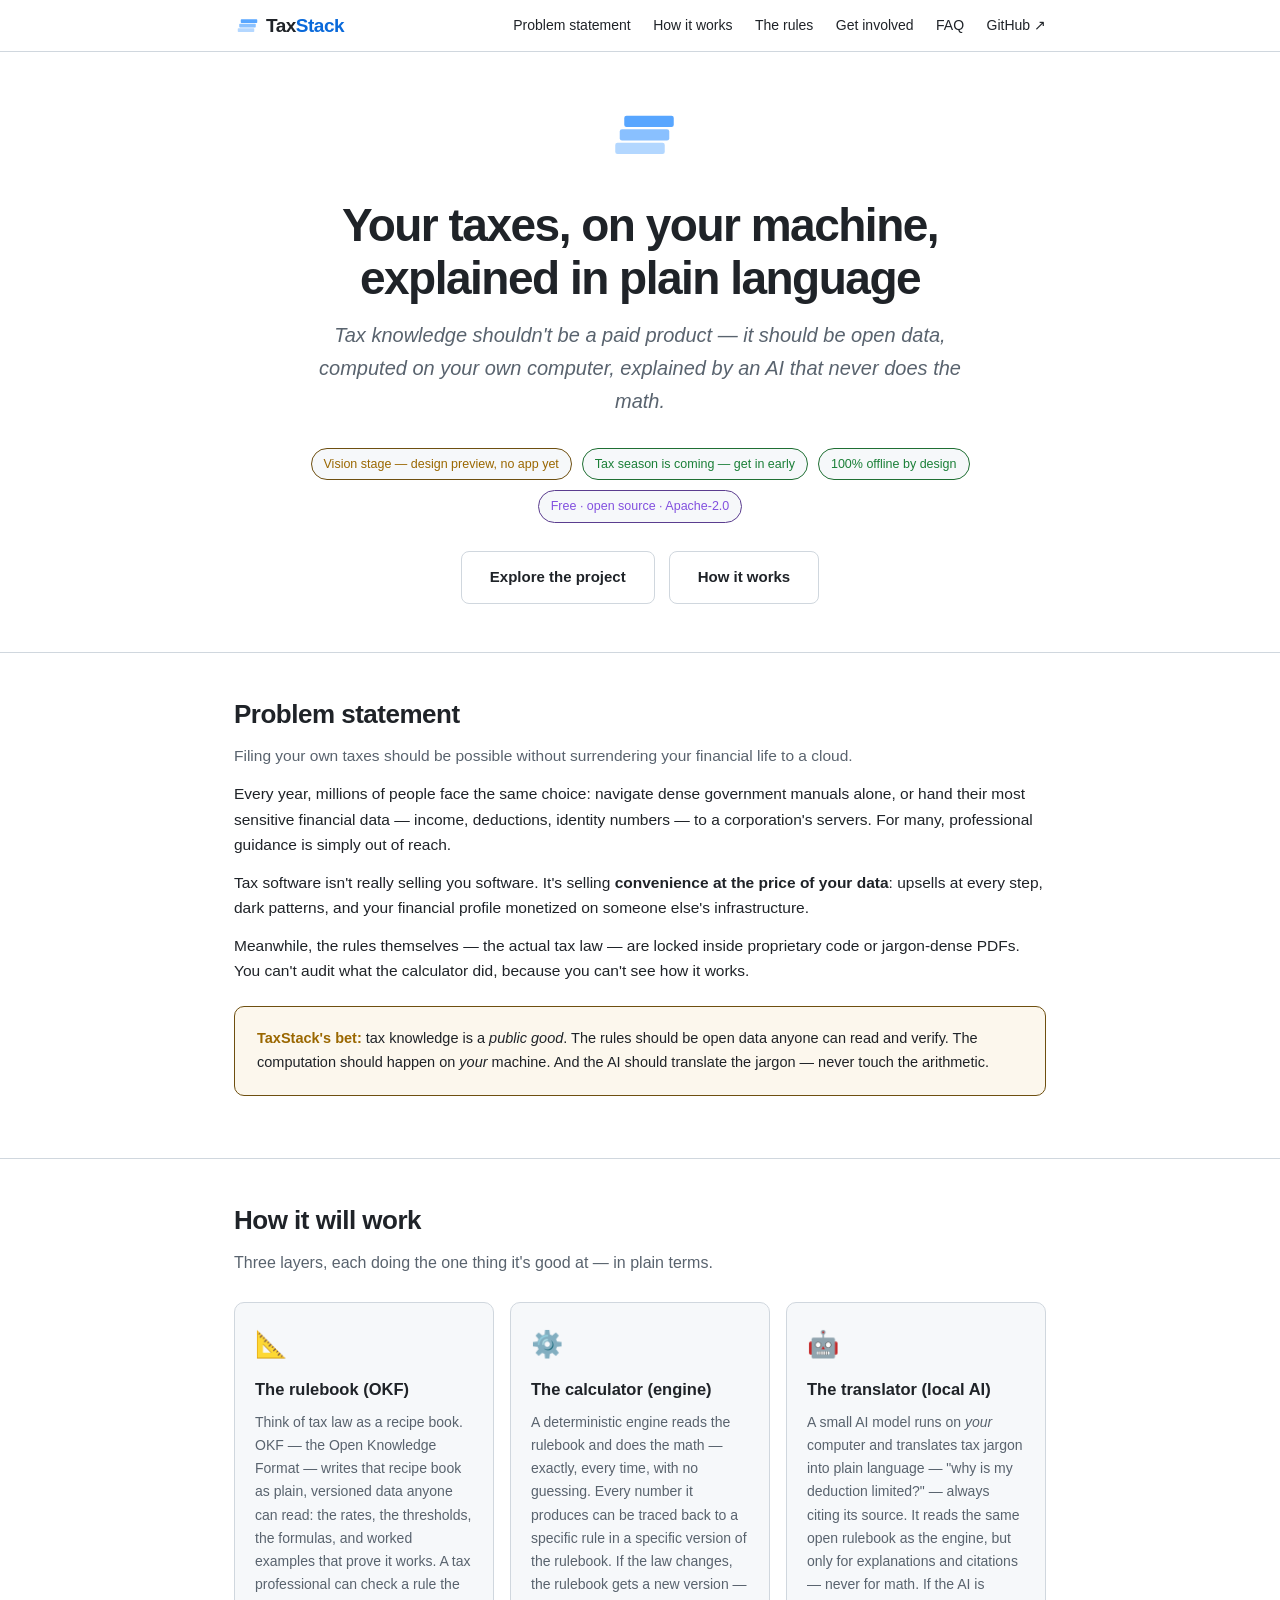
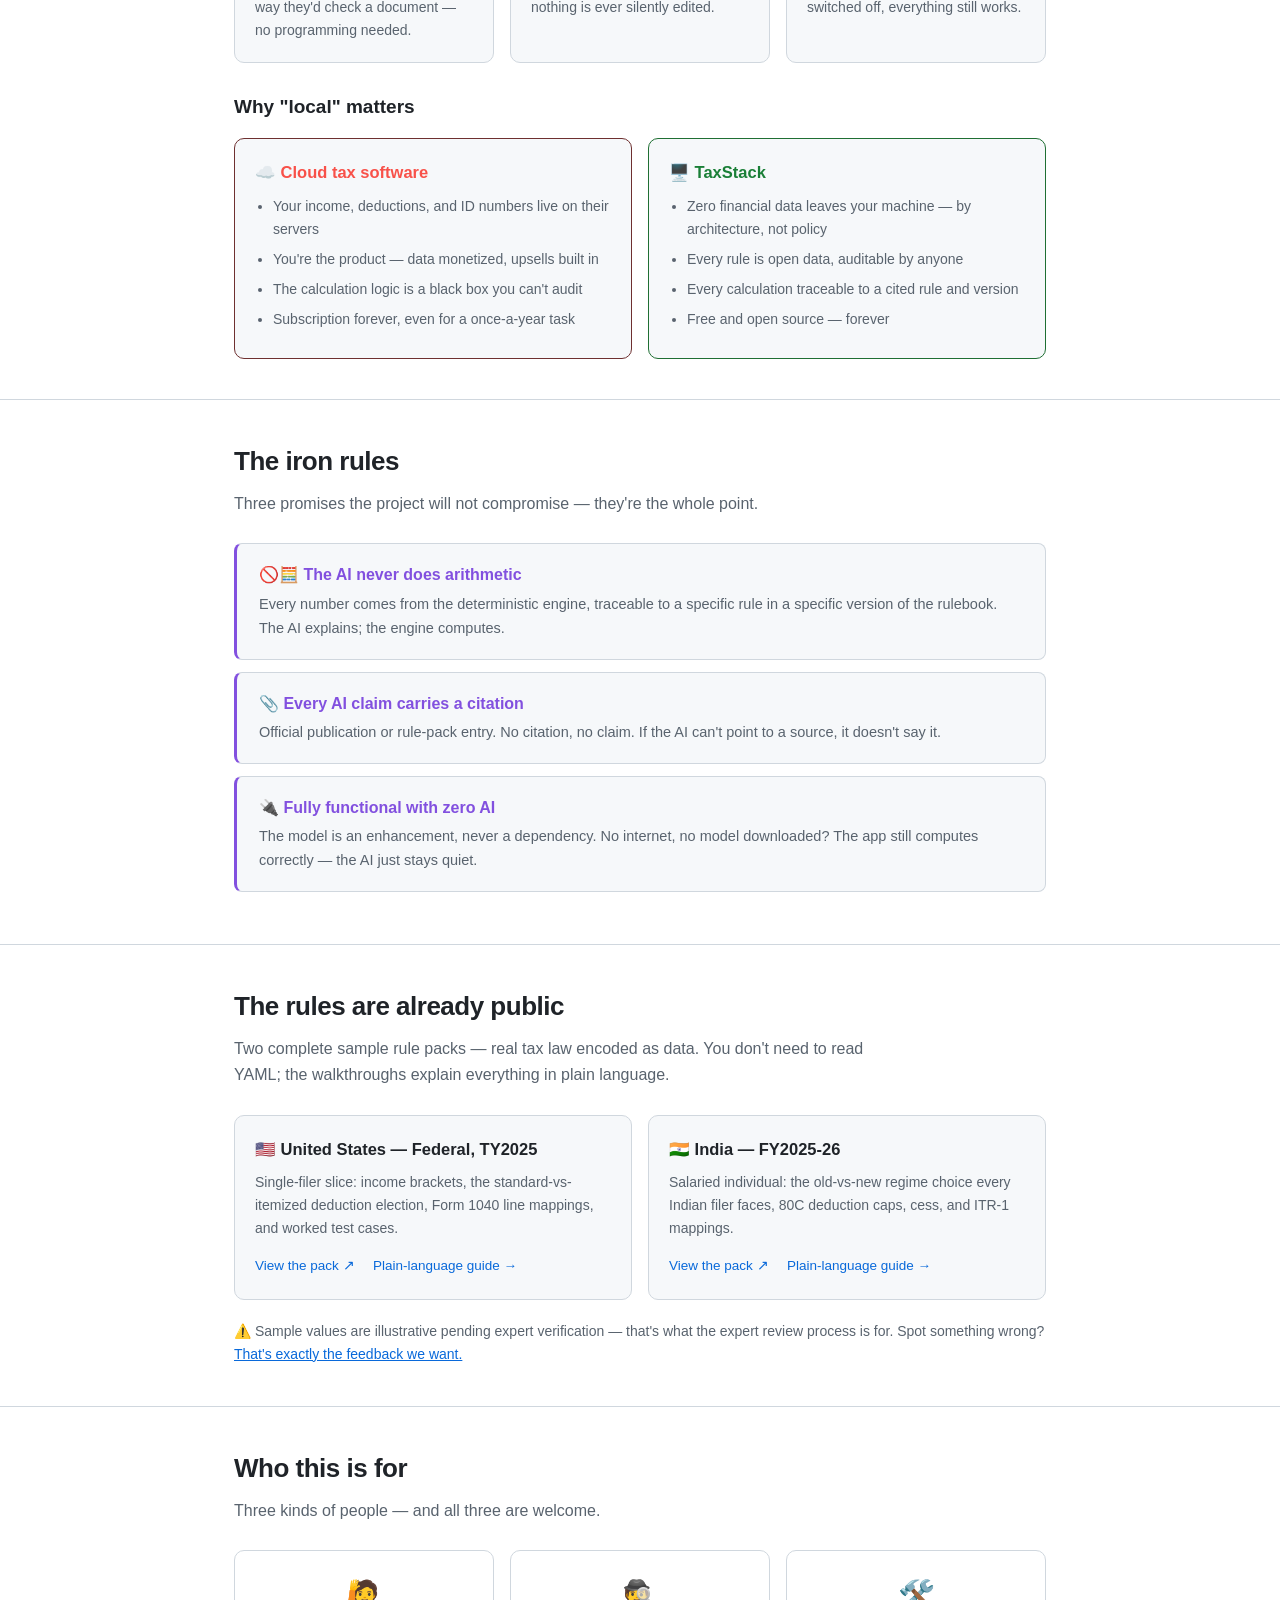
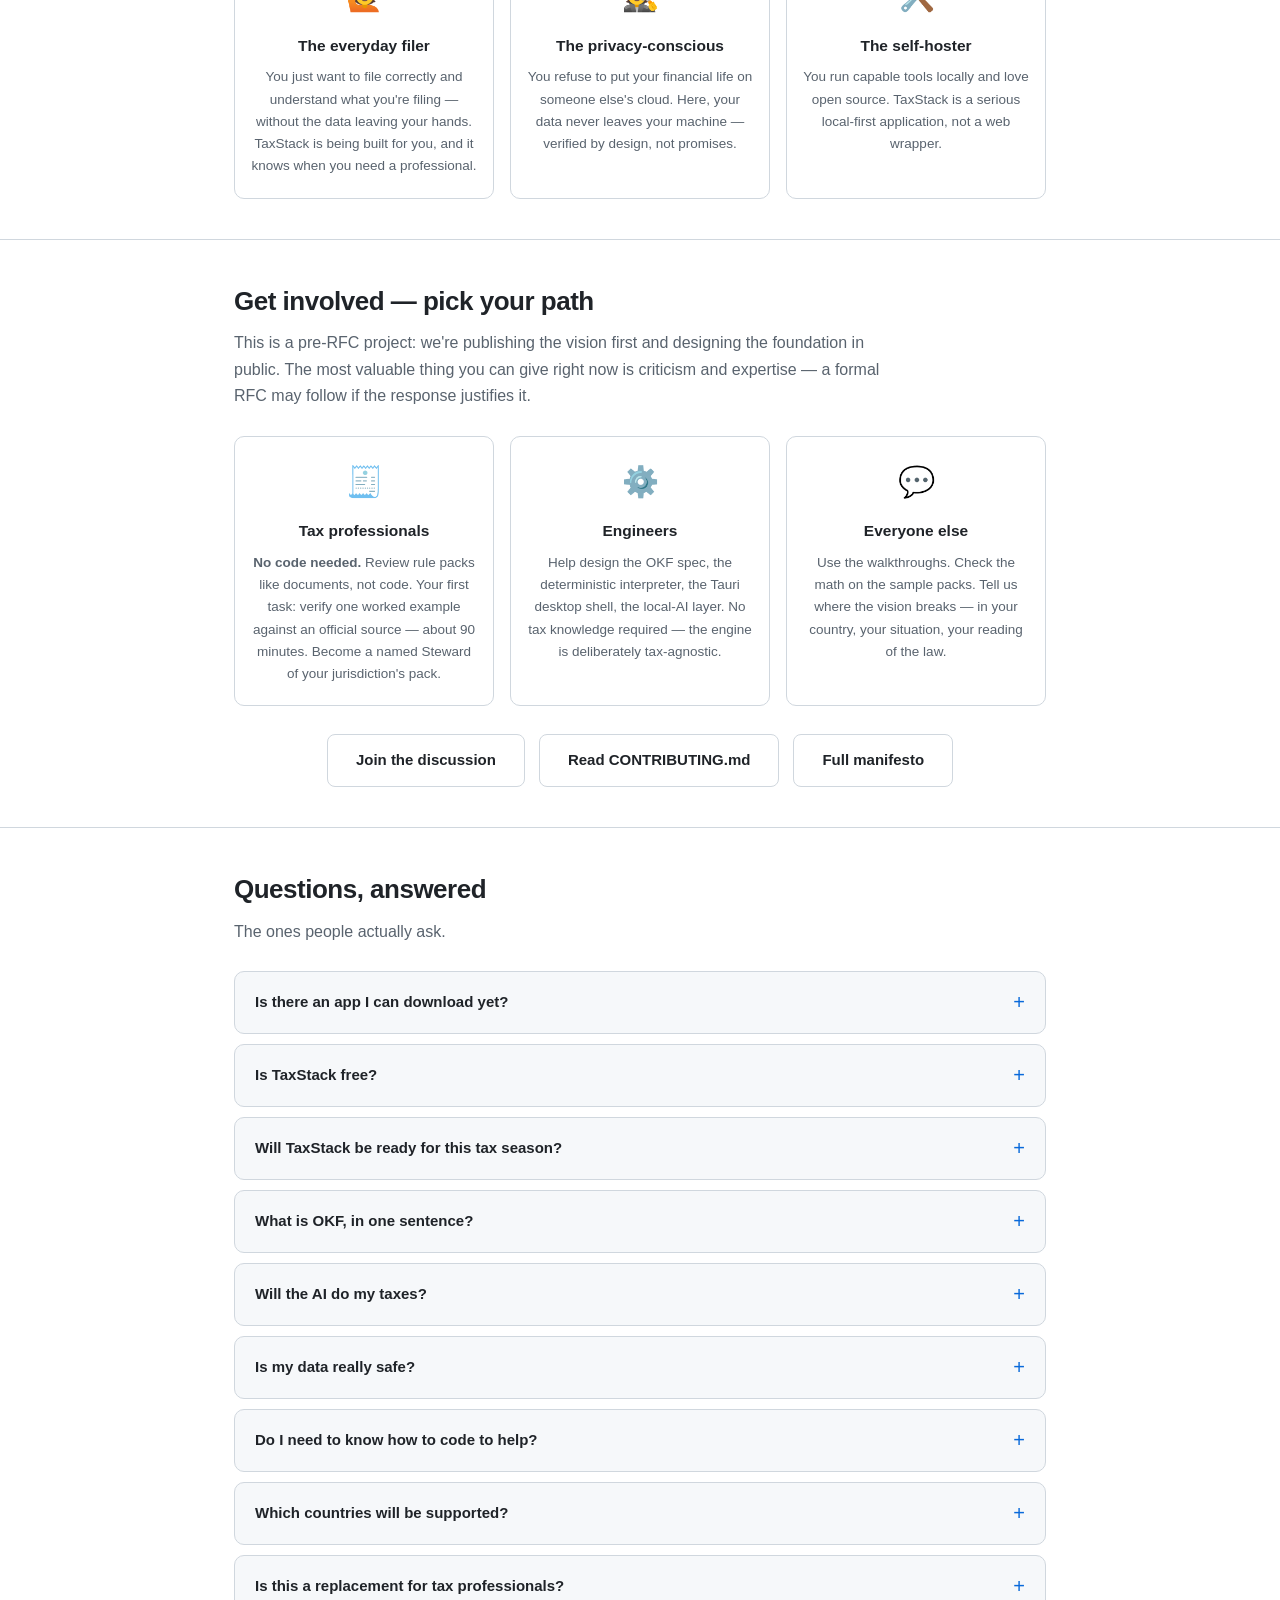
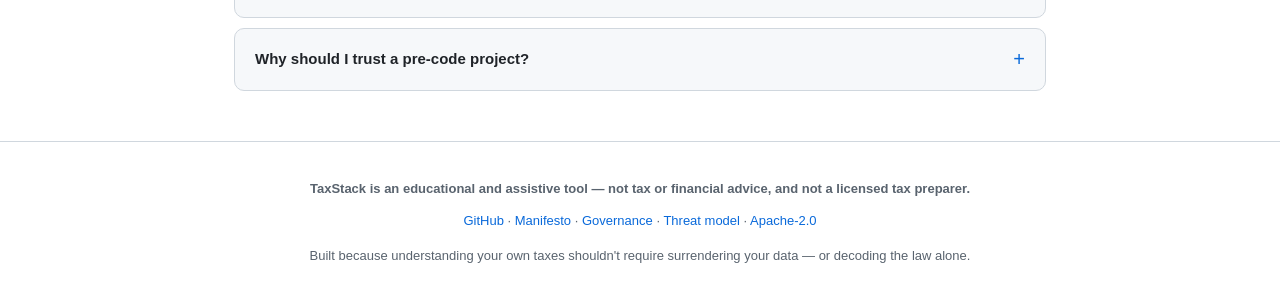
<file: index.html>
<!DOCTYPE html>
<html lang="en">
<head>
<meta charset="UTF-8">
<meta name="viewport" content="width=device-width, initial-scale=1.0">
<title>TaxStack — Open-Source, Private, Offline Tax Software for Tax Season</title>
<meta name="description" content="TaxStack is the open-source, local-first tax platform — rules as open data, computed on your machine, explained by local AI. Private, offline, free.">
<meta name="keywords" content="open source tax software, free tax software, tax tool, tax platform, private tax filing, offline tax calculator, local AI tax, income tax open source, tax rules as data, OKF, file taxes privately, tax privacy, tax season 2026, file taxes 2026, tax filing season, tax return, ITR filing India, 1040">
<meta name="author" content="TaxStack">
<meta name="robots" content="index, follow">
<link rel="canonical" href="https://taxstack.github.io/">
<meta name="google-site-verification" content="YLpvE9CbWLtNOSKzBMfqY41ltxKN-E2sBZ17z4ieI-s" />
<link rel="icon" type="image/png" sizes="48x48" href="favicon-48.png">
<link rel="icon" type="image/svg+xml" href="favicon.svg">
<meta property="og:type" content="website">
<meta property="og:site_name" content="TaxStack">
<meta property="og:locale" content="en_US">
<meta property="og:title" content="TaxStack — Open-Source, Private, Offline Tax Software">
<meta property="og:description" content="Tax rules as open data, computed on your own machine, explained in plain language. Open source · offline by design · Apache-2.0. Be ready for tax season.">
<meta property="og:url" content="https://taxstack.github.io/">
<meta property="og:image" content="https://taxstack.github.io/og-image.png">
<meta property="og:image:width" content="1200">
<meta property="og:image:height" content="630">
<meta property="og:image:alt" content="TaxStack — open-source, private, offline tax software">
<meta name="twitter:card" content="summary_large_image">
<meta name="twitter:image" content="https://taxstack.github.io/og-image.png">
<script type="application/ld+json">
{
  "@context": "https://schema.org",
  "@type": "SoftwareApplication",
  "name": "TaxStack",
  "applicationCategory": "FinanceApplication",
  "operatingSystem": "Windows, macOS, Linux",
  "description": "Open-source, local-first tax platform — built in the open ahead of tax season. Tax rules encoded as open data (OKF), computed deterministically on your machine, explained by a local AI that never does arithmetic.",
  "url": "https://taxstack.github.io/",
  "license": "https://www.apache.org/licenses/LICENSE-2.0",
  "offers": { "@type": "Offer", "price": "0", "priceCurrency": "USD" },
  "author": { "@id": "https://taxstack.github.io/#organization" }
}
</script>
<script type="application/ld+json">
{
  "@context": "https://schema.org",
  "@type": "Organization",
  "@id": "https://taxstack.github.io/#organization",
  "name": "TaxStack",
  "url": "https://taxstack.github.io/",
  "logo": "https://taxstack.github.io/favicon.svg",
  "sameAs": ["https://github.com/taxstack"]
}
</script>
<script type="application/ld+json">
{
  "@context": "https://schema.org",
  "@type": "WebSite",
  "name": "TaxStack",
  "url": "https://taxstack.github.io/"
}
</script>
<script type="application/ld+json">
{
  "@context": "https://schema.org",
  "@type": "FAQPage",
  "mainEntity": [
    { "@type": "Question", "name": "Is there an app I can download yet?", "acceptedAnswer": { "@type": "Answer", "text": "No — TaxStack is in vision stage (pre-RFC): we're publishing the vision, architecture, and working rule packs first. Informal feedback is welcome now; a formal RFC may follow if the response justifies it. Roadmap: feedback → OKF spec → reference rule pack → engine → desktop app." } },
    { "@type": "Question", "name": "Is TaxStack free?", "acceptedAnswer": { "@type": "Answer", "text": "Yes — TaxStack is free, open-source software under the Apache-2.0 license, with no subscription, no upsells, and no account. The rules it runs on are open data that anyone can audit." } },
    { "@type": "Question", "name": "Will TaxStack be ready for this tax season?", "acceptedAnswer": { "@type": "Answer", "text": "Honestly, a full app this season is unlikely — we're in vision stage. But tax season is exactly why the timing matters: it's when the pain is sharpest, and getting involved now is what shapes what ships first." } },
    { "@type": "Question", "name": "What is OKF, in one sentence?", "acceptedAnswer": { "@type": "Answer", "text": "The Open Knowledge Format — a spec for encoding a jurisdiction's tax law as versioned, human-readable data (rates, thresholds, formulas, form mappings, worked tests) instead of hiding it inside code." } },
    { "@type": "Question", "name": "Will the AI do my taxes?", "acceptedAnswer": { "@type": "Answer", "text": "No — that's the iron rule. The local AI explains and cites sources; every number comes from the deterministic engine. With the AI off, the app still works." } },
    { "@type": "Question", "name": "Is my data really safe?", "acceptedAnswer": { "@type": "Answer", "text": "Zero financial data leaves your machine — no cloud account, no telemetry, no external API calls. AI runs on a local model via an on-device runtime (under evaluation — Ollama, llama.cpp, or equivalent), with encrypted local storage. A published threat model details the protections." } },
    { "@type": "Question", "name": "Do I need to know how to code to help?", "acceptedAnswer": { "@type": "Answer", "text": "No. If you can read a tax manual, you can contribute — reviewing rule packs, checking worked examples, correcting where our model of the law is wrong. Engineers are equally welcome." } },
    { "@type": "Question", "name": "Which countries will be supported?", "acceptedAnswer": { "@type": "Answer", "text": "The design is jurisdiction-agnostic — each country's rules are a versioned pack authored by its own community. Sample packs exist for US federal and India." } },
    { "@type": "Question", "name": "Is this a replacement for tax professionals?", "acceptedAnswer": { "@type": "Answer", "text": "No — explicitly not. TaxStack is an educational and assistive tool. Tax professionals are partners: they author and review the rules the engine runs on." } },
    { "@type": "Question", "name": "Why should I trust a pre-code project?", "acceptedAnswer": { "@type": "Answer", "text": "Everything is published before building: the manifesto, architecture risks, a threat model, and working sample packs with verifiable test cases. Trust is designed in — golden tests, versioned packs, citations, and corrections shipped as new versions." } }
  ]
}
</script>
<link rel="stylesheet" href="site.css">
</head>
<body>

<header>
  <div class="wrap" data-nosnippet="true">
    <a class="logo" href="#top"><svg width="24" height="24" viewBox="0 0 64 64" fill="none" aria-hidden="true"><rect x="10" y="38" width="44" height="10" rx="2" fill="#58a6ff" opacity="0.45"/><rect x="14" y="26" width="44" height="10" rx="2" fill="#58a6ff" opacity="0.7"/><rect x="18" y="14" width="44" height="10" rx="2" fill="#58a6ff"/></svg><span>Tax<span class="stack">Stack</span></span></a>
    <nav>
      <a href="#problem">Problem statement</a>
      <a href="#how">How it works</a>
      <a href="#rules">The rules</a>
      <a href="#join">Get involved</a>
      <a href="#faq">FAQ</a>
      <a href="https://github.com/taxstack/taxstack">GitHub ↗</a>
    </nav>
  </div>
</header>

<!-- ============ HERO ============ -->
<div class="hero" id="top">
  <div class="wrap">
    <svg width="72" height="72" viewBox="0 0 64 64" fill="none" aria-hidden="true" style="margin-bottom:2px;"><rect x="10" y="38" width="44" height="10" rx="2" fill="#58a6ff" opacity="0.45"/><rect x="14" y="26" width="44" height="10" rx="2" fill="#58a6ff" opacity="0.7"/><rect x="18" y="14" width="44" height="10" rx="2" fill="#58a6ff"/></svg>
    <h1>Your taxes, on your machine,<br>explained in plain language</h1>
    <p class="tagline">Tax knowledge shouldn't be a paid product — it should be open data, computed on your own computer, explained by an AI that never does the math.</p>
    <div class="badges" data-nosnippet="true">
      <span class="badge orange">Vision stage — design preview, no app yet</span>
      <span class="badge green">Tax season is coming — get in early</span>
      <span class="badge green">100% offline by design</span>
      <span class="badge purple">Free · open source · Apache-2.0</span>
    </div>
    <div class="cta" data-nosnippet="true">
      <a class="btn ghost" href="https://github.com/taxstack">Explore the project</a>
      <a class="btn ghost" href="#how">How it works</a>
    </div>
  </div>
</div>

<!-- ============ PROBLEM ============ -->
<section id="problem">
  <div class="wrap prose">
    <h2>Problem statement</h2>
    <p class="sub">Filing your own taxes should be possible without surrendering your financial life to a cloud.</p>
    <p>Every year, millions of people face the same choice: navigate dense government manuals alone, or hand their most sensitive financial data — income, deductions, identity numbers — to a corporation's servers. For many, professional guidance is simply out of reach.</p>
    <p>Tax software isn't really selling you software. It's selling <strong>convenience at the price of your data</strong>: upsells at every step, dark patterns, and your financial profile monetized on someone else's infrastructure.</p>
    <p>Meanwhile, the rules themselves — the actual tax law — are locked inside proprietary code or jargon-dense PDFs. You can't audit what the calculator did, because you can't see how it works.</p>
    <div class="callout">
      <b>TaxStack's bet:</b> tax knowledge is a <em>public good</em>. The rules should be open data anyone can read and verify. The computation should happen on <em>your</em> machine. And the AI should translate the jargon — never touch the arithmetic.
    </div>
  </div>
</section>

<!-- ============ HOW IT WORKS ============ -->
<section id="how">
  <div class="wrap">
    <h2>How it will work</h2>
    <p class="sub">Three layers, each doing the one thing it's good at — in plain terms.</p>
    <div class="grid">
      <div class="card">
        <div class="icon">📐</div>
        <h3>The rulebook (OKF)</h3>
        <p>Think of tax law as a recipe book. OKF — the Open Knowledge Format — writes that recipe book as plain, versioned data anyone can read: the rates, the thresholds, the formulas, and worked examples that prove it works. A tax professional can check a rule the way they'd check a document — no programming needed.</p>
      </div>
      <div class="card">
        <div class="icon">⚙️</div>
        <h3>The calculator (engine)</h3>
        <p>A deterministic engine reads the rulebook and does the math — exactly, every time, with no guessing. Every number it produces can be traced back to a specific rule in a specific version of the rulebook. If the law changes, the rulebook gets a new version — nothing is ever silently edited.</p>
      </div>
      <div class="card">
        <div class="icon">🤖</div>
        <h3>The translator (local AI)</h3>
        <p>A small AI model runs on <em>your</em> computer and translates tax jargon into plain language — "why is my deduction limited?" — always citing its source. It reads the same open rulebook as the engine, but only for explanations and citations — never for math. If the AI is switched off, everything still works.</p>
      </div>
    </div>

    <div style="margin-top:28px;">
      <h3 style="font-size:19px;margin-bottom:16px;">Why "local" matters</h3>
      <div class="compare">
        <div class="card bad">
          <h3>☁️ Cloud tax software</h3>
          <ul>
            <li>Your income, deductions, and ID numbers live on their servers</li>
            <li>You're the product — data monetized, upsells built in</li>
            <li>The calculation logic is a black box you can't audit</li>
            <li>Subscription forever, even for a once-a-year task</li>
          </ul>
        </div>
        <div class="card good">
          <h3>🖥️ TaxStack</h3>
          <ul>
            <li>Zero financial data leaves your machine — by architecture, not policy</li>
            <li>Every rule is open data, auditable by anyone</li>
            <li>Every calculation traceable to a cited rule and version</li>
            <li>Free and open source — forever</li>
          </ul>
        </div>
      </div>
    </div>
  </div>
</section>

<!-- ============ IRON RULES ============ -->
<section>
  <div class="wrap">
    <h2>The iron rules</h2>
    <p class="sub">Three promises the project will not compromise — they're the whole point.</p>
    <div class="iron"><b>🚫🧮 The AI never does arithmetic</b><p>Every number comes from the deterministic engine, traceable to a specific rule in a specific version of the rulebook. The AI explains; the engine computes.</p></div>
    <div class="iron"><b>📎 Every AI claim carries a citation</b><p>Official publication or rule-pack entry. No citation, no claim. If the AI can't point to a source, it doesn't say it.</p></div>
    <div class="iron"><b>🔌 Fully functional with zero AI</b><p>The model is an enhancement, never a dependency. No internet, no model downloaded? The app still computes correctly — the AI just stays quiet.</p></div>
  </div>
</section>

<!-- ============ THE RULES (OKF PACKS) ============ -->
<section id="rules">
  <div class="wrap">
    <h2>The rules are already public</h2>
    <p class="sub">Two complete sample rule packs — real tax law encoded as data. You don't need to read YAML; the walkthroughs explain everything in plain language.</p>
    <div class="packs">
      <div class="pack">
        <h3>🇺🇸 United States — Federal, TY2025</h3>
        <p>Single-filer slice: income brackets, the standard-vs-itemized deduction election, Form 1040 line mappings, and worked test cases.</p>
        <a href="https://github.com/taxstack/taxstack/blob/main/examples/okf_sample_us.yaml">View the pack ↗</a>
        <a href="/walkthrough-us/">Plain-language guide →</a>
      </div>
      <div class="pack">
        <h3>🇮🇳 India — FY2025-26</h3>
        <p>Salaried individual: the old-vs-new regime choice every Indian filer faces, 80C deduction caps, cess, and ITR-1 mappings.</p>
        <a href="https://github.com/taxstack/taxstack/blob/main/examples/okf_sample_in.yaml">View the pack ↗</a>
        <a href="/walkthrough-in/">Plain-language guide →</a>
      </div>
    </div>
    <p style="margin-top:20px;font-size:14px;color:var(--muted);">⚠️ Sample values are illustrative pending expert verification — that's what the expert review process is for. Spot something wrong? <a href="https://github.com/taxstack/taxstack/discussions" style="color:var(--accent);">That's exactly the feedback we want.</a></p>
  </div>
</section>

<!-- ============ WHO IT'S FOR ============ -->
<section>
  <div class="wrap">
    <h2>Who this is for</h2>
    <p class="sub">Three kinds of people — and all three are welcome.</p>
    <div class="roles">
      <div class="role">
        <div class="emoji">🙋</div>
        <h3>The everyday filer</h3>
        <p>You just want to file correctly and understand what you're filing — without the data leaving your hands. TaxStack is being built for you, and it knows when you need a professional.</p>
      </div>
      <div class="role">
        <div class="emoji">🕵️</div>
        <h3>The privacy-conscious</h3>
        <p>You refuse to put your financial life on someone else's cloud. Here, your data never leaves your machine — verified by design, not promises.</p>
      </div>
      <div class="role">
        <div class="emoji">🛠️</div>
        <h3>The self-hoster</h3>
        <p>You run capable tools locally and love open source. TaxStack is a serious local-first application, not a web wrapper.</p>
      </div>
    </div>
  </div>
</section>

<!-- ============ GET INVOLVED ============ -->
<section id="join">
  <div class="wrap">
    <h2>Get involved — pick your path</h2>
    <p class="sub">This is a pre-RFC project: we're publishing the vision first and designing the foundation in public. The most valuable thing you can give right now is criticism and expertise — a formal RFC may follow if the response justifies it.</p>
    <div class="roles">
      <div class="role">
        <div class="emoji">🧾</div>
        <h3>Tax professionals</h3>
        <p><strong>No code needed.</strong> Review rule packs like documents, not code. Your first task: verify one worked example against an official source — about 90 minutes. Become a named Steward of your jurisdiction's pack.</p>
      </div>
      <div class="role">
        <div class="emoji">⚙️</div>
        <h3>Engineers</h3>
        <p>Help design the OKF spec, the deterministic interpreter, the Tauri desktop shell, the local-AI layer. No tax knowledge required — the engine is deliberately tax-agnostic.</p>
      </div>
      <div class="role">
        <div class="emoji">💬</div>
        <h3>Everyone else</h3>
        <p>Use the walkthroughs. Check the math on the sample packs. Tell us where the vision breaks — in your country, your situation, your reading of the law.</p>
      </div>
    </div>
    <div class="cta">
      <a class="btn ghost" href="https://github.com/taxstack/taxstack/discussions">Join the discussion</a>
      <a class="btn ghost" href="https://github.com/taxstack/taxstack/blob/main/CONTRIBUTING.md">Read CONTRIBUTING.md</a>
      <a class="btn ghost" href="https://github.com/taxstack/taxstack/blob/main/docs/manifesto.md">Full manifesto</a>
    </div>
  </div>
</section>

<!-- ============ FAQ ============ -->
<section id="faq">
  <div class="wrap">
    <h2>Questions, answered</h2>
    <p class="sub">The ones people actually ask.</p>

    <details class="faq">
      <summary>Is there an app I can download yet?</summary>
      <div class="faq-body">
        <p>No — and we'd rather tell you that plainly. TaxStack is in <strong>vision stage (pre-RFC)</strong>: we're publishing the vision, the architecture, and working rule packs first. Informal feedback is welcome now; a formal RFC may follow if the response justifies it. The roadmap is: feedback → OKF spec v0.1 → reference rule pack → engine → desktop app.</p>
      </div>
    </details>

    <details class="faq">
      <summary>Is TaxStack free?</summary>
      <div class="faq-body">
        <p><strong>Yes — free, open-source software under the Apache-2.0 license.</strong> No subscription, no upsells, no account required. The rules it runs on are open data that anyone can audit, and there's no financial incentive to monetize your return.</p>
      </div>
    </details>

    <details class="faq">
      <summary>Will TaxStack be ready for this tax season?</summary>
      <div class="faq-body">
        <p>Honestly — a full app this season is unlikely; we're in vision stage. But tax season is exactly why the timing matters: it's when the pain of gated tax knowledge is sharpest, and it's when the most people are looking for alternatives. Getting involved now — even just telling us what your filing looks like — is what shapes what ships first.</p>
      </div>
    </details>

    <details class="faq">
      <summary>What is OKF, in one sentence?</summary>
      <div class="faq-body">
        <p>The <strong>Open Knowledge Format</strong> — a published spec for encoding a jurisdiction's tax law as versioned, human-readable data (rates, thresholds, formulas, form mappings, worked tests) instead of hiding it inside code. Think of it as tax law written as an auditable recipe book. <a href="https://github.com/taxstack/taxstack/blob/main/docs/manifesto.md">Details in the manifesto →</a></p>
      </div>
    </details>

    <details class="faq">
      <summary>Will the AI do my taxes?</summary>
      <div class="faq-body">
        <p><strong>No — that's the iron rule.</strong> The AI runs locally and explains: it translates jargon, walks you through questions, and cites its sources. Every number comes from the deterministic engine. If the AI hallucinates, the worst case is a confusing sentence — never a wrong tax calculation. And with the AI off, the app still works.</p>
      </div>
    </details>

    <details class="faq">
      <summary>Is my data really safe?</summary>
      <div class="faq-body">
        <p>TaxStack's core guarantee: <strong>zero financial data leaves your machine</strong>. No cloud account, no telemetry, no external API calls for tax processing or AI reasoning. AI runs on a local model via an on-device runtime (under evaluation — Ollama, llama.cpp, or equivalent), with encrypted local storage. We published a <a href="https://github.com/taxstack/taxstack/blob/main/docs/threat-model.md">threat model</a> listing exactly what we protect and how — and we invite scrutiny of it.</p>
      </div>
    </details>

    <details class="faq">
      <summary>Do I need to know how to code to help?</summary>
      <div class="faq-body">
        <p><strong>No.</strong> If you can read a tax manual, you can contribute — reviewing rule packs, checking worked examples against official publications, and telling us where our mental model of your work is wrong. Engineers are equally welcome; the engine needs no tax knowledge at all. <a href="https://github.com/taxstack/taxstack/blob/main/CONTRIBUTING.md">Start here →</a></p>
      </div>
    </details>

    <details class="faq">
      <summary>Which countries will be supported?</summary>
      <div class="faq-body">
        <p>The design is jurisdiction-agnostic — every country's rules are a versioned "pack" authored by that country's own community. The two sample packs (US federal, India) prove the format works across very different systems. Which jurisdiction becomes the reference implementation is an open design question — <a href="https://github.com/taxstack/taxstack/discussions">we want your nomination and reasoning</a>.</p>
      </div>
    </details>

    <details class="faq">
      <summary>Is this a replacement for tax professionals?</summary>
      <div class="faq-body">
        <p><strong>No — explicitly not.</strong> TaxStack is an educational and assistive tool. For complex situations it helps you arrive informed and prepared, and it points you toward professional help when warranted. Tax professionals aren't the competition — they're the authors and reviewers of the very rules the engine runs on.</p>
      </div>
    </details>

    <details class="faq">
      <summary>Why should I trust a pre-code project?</summary>
      <div class="faq-body">
        <p>Fair question. We publish everything before building: the manifesto with its honest prior-art analysis, the architecture's known risks, a threat model, and working sample packs with test cases you can verify yourself. Trust here isn't claimed — it's designed in: golden tests, versioned packs, citations, and a correction process where fixes ship as new versions, never silent edits.</p>
      </div>
    </details>
  </div>
</section>

</div>

<footer>
  <div class="wrap">
    <p><b>TaxStack is an educational and assistive tool — not tax or financial advice, and not a licensed tax preparer.</b></p>
    <p style="margin-top:10px;">
      <a href="https://github.com/taxstack/taxstack">GitHub</a> ·
      <a href="https://github.com/taxstack/taxstack/blob/main/docs/manifesto.md">Manifesto</a> ·
      <a href="https://github.com/taxstack/taxstack/blob/main/GOVERNANCE.md">Governance</a> ·
      <a href="https://github.com/taxstack/taxstack/blob/main/docs/threat-model.md">Threat model</a> ·
      <a href="https://github.com/taxstack/taxstack/blob/main/LICENSE">Apache-2.0</a>
    </p>
    <p style="margin-top:14px;">Built because understanding your own taxes shouldn't require surrendering your data — or decoding the law alone.</p>
  </div>
</footer>

<script data-goatcounter="https://taxstack.goatcounter.com/count"
        async src="//gc.zgo.at/count.js"></script>
</body>
</html>
</file>
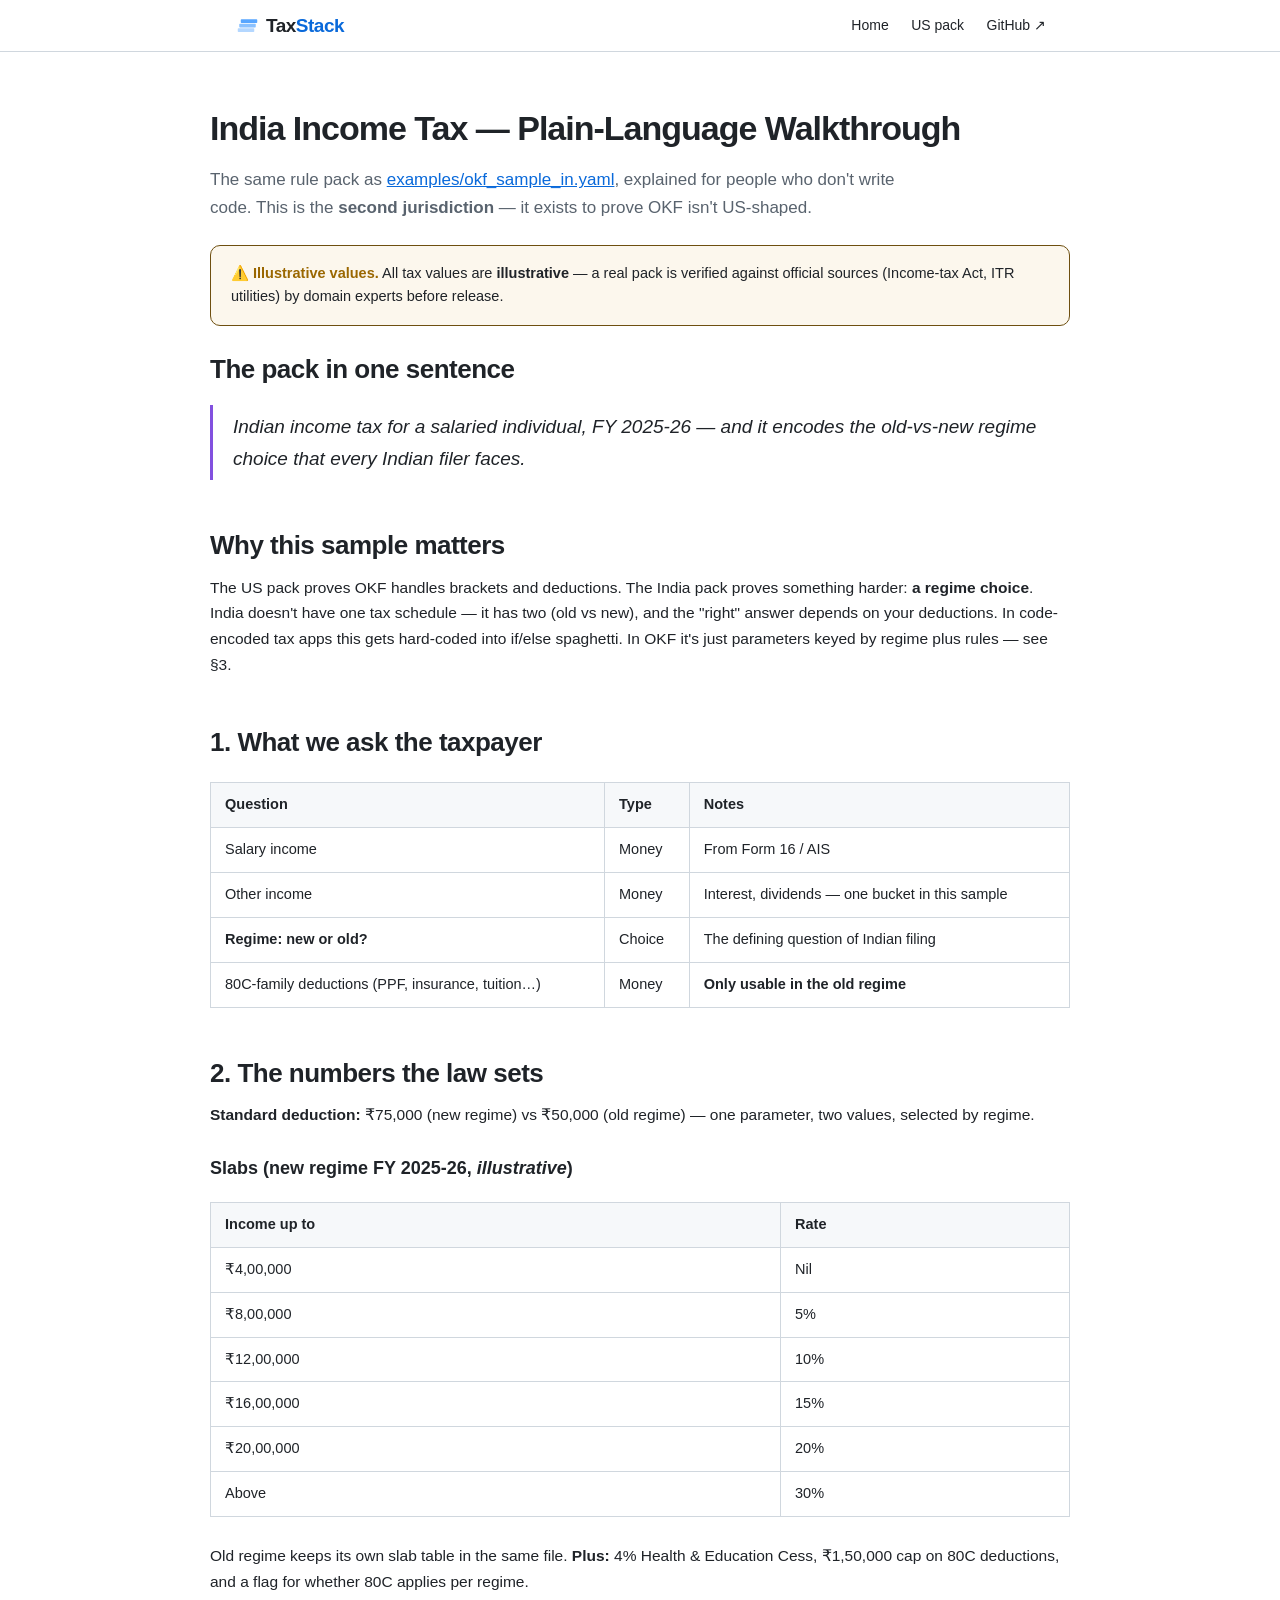
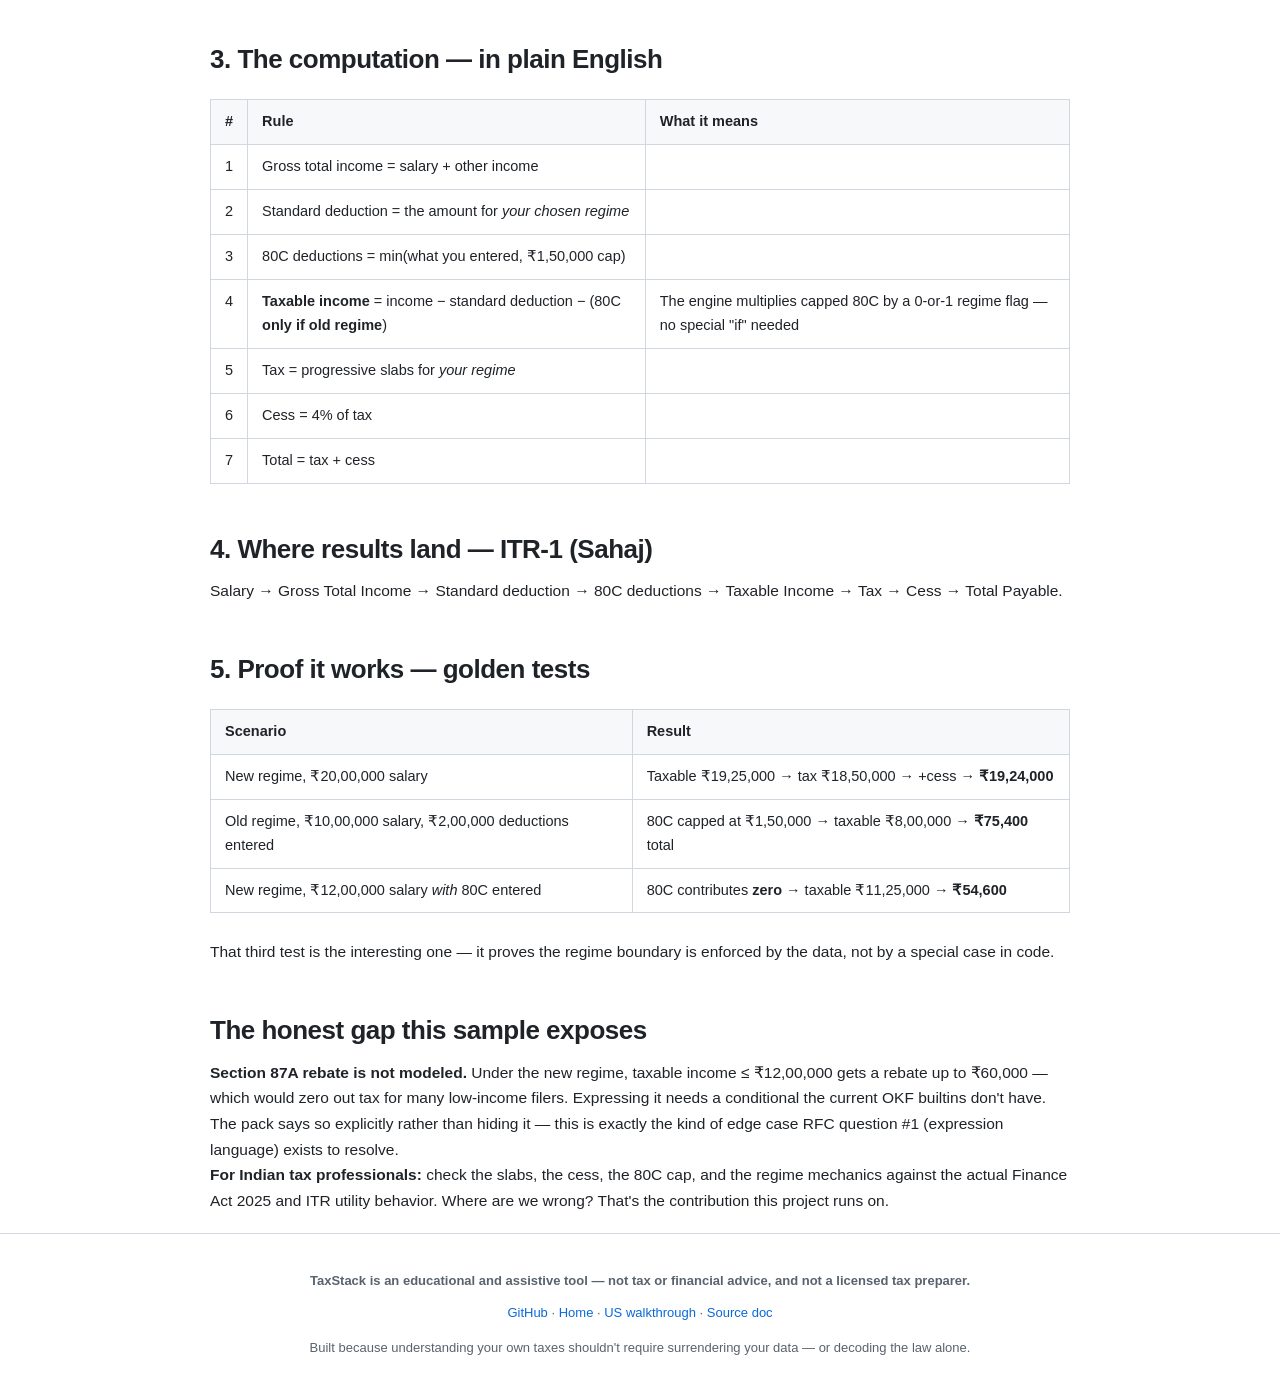
<file: walkthrough-in/index.html>
<!DOCTYPE html>
<html lang="en">
<head>
<meta charset="UTF-8">
<meta name="viewport" content="width=device-width, initial-scale=1.0">
<title>India Tax Pack Walkthrough — Old vs New Regime | TaxStack</title>
<meta name="description" content="Plain-language walkthrough of TaxStack's India tax rule pack — old vs new regime, 80C deductions, cess, and ITR-1 mappings. Tax law as open data.">
<meta name="author" content="TaxStack">
<meta name="robots" content="index, follow">
<link rel="canonical" href="https://taxstack.github.io/walkthrough-in/">
<link rel="icon" type="image/png" sizes="48x48" href="/favicon-48.png">
<link rel="icon" type="image/svg+xml" href="/favicon.svg">
<meta property="og:type" content="article">
<meta property="og:site_name" content="TaxStack">
<meta property="og:title" content="India Tax Pack — Plain-Language Walkthrough">
<meta property="og:description" content="The old-vs-new regime choice, 80C deduction caps, cess, and ITR-1 mappings — Indian tax law encoded as open data, explained without code.">
<meta property="og:url" content="https://taxstack.github.io/walkthrough-in/">
<meta property="og:image" content="https://taxstack.github.io/og-image.png">
<meta property="og:image:width" content="1200">
<meta property="og:image:height" content="630">
<meta name="twitter:card" content="summary_large_image">
<meta name="twitter:image" content="https://taxstack.github.io/og-image.png">
<script type="application/ld+json">
{
  "@context": "https://schema.org",
  "@type": "Article",
  "headline": "India Tax Pack — Plain-Language Walkthrough",
  "description": "Plain-language walkthrough of TaxStack's India tax rule pack — old vs new regime, 80C deductions, cess, and ITR-1 mappings.",
  "url": "https://taxstack.github.io/walkthrough-in/",
  "datePublished": "2026-11-16",
  "author": { "@id": "https://taxstack.github.io/#organization" },
  "publisher": { "@id": "https://taxstack.github.io/#organization" },
  "isPartOf": { "@type": "WebSite", "name": "TaxStack", "url": "https://taxstack.github.io/" }
}
</script>
<script type="application/ld+json">
{
  "@context": "https://schema.org",
  "@type": "BreadcrumbList",
  "itemListElement": [
    { "@type": "ListItem", "position": 1, "name": "TaxStack", "item": "https://taxstack.github.io/" },
    { "@type": "ListItem", "position": 2, "name": "India Tax Pack Walkthrough", "item": "https://taxstack.github.io/walkthrough-in/" }
  ]
}
</script>
<link rel="stylesheet" href="/site.css">
</head>
<body>

<header>
  <div class="wrap" data-nosnippet="true">
    <a class="logo" href="/"><svg width="24" height="24" viewBox="0 0 64 64" fill="none" aria-hidden="true"><rect x="10" y="38" width="44" height="10" rx="2" fill="#58a6ff" opacity="0.45"/><rect x="14" y="26" width="44" height="10" rx="2" fill="#58a6ff" opacity="0.7"/><rect x="18" y="14" width="44" height="10" rx="2" fill="#58a6ff"/></svg><span>Tax<span class="stack">Stack</span></span></a>
    <nav>
      <a href="/">Home</a>
      <a href="/walkthrough-us/">US pack</a>
      <a href="https://github.com/taxstack/taxstack">GitHub ↗</a>
    </nav>
  </div>
</header>

<main class="wrap doc">
  <h1>India Income Tax — Plain-Language Walkthrough</h1>
  <p class="lede">The same rule pack as <a href="https://github.com/taxstack/taxstack/blob/main/examples/okf_sample_in.yaml">examples/okf_sample_in.yaml</a>, explained for people who don't write code. This is the <strong>second jurisdiction</strong> — it exists to prove OKF isn't US-shaped.</p>

  <div class="warn">
    <b>⚠️ Illustrative values.</b> All tax values are <strong>illustrative</strong> — a real pack is verified against official sources (Income-tax Act, ITR utilities) by domain experts before release.
  </div>

  <h2>The pack in one sentence</h2>
  <p class="pullquote">Indian income tax for a salaried individual, FY 2025-26 — and it encodes the old-vs-new regime choice that every Indian filer faces.</p>

  <h2>Why this sample matters</h2>
  <p>The US pack proves OKF handles brackets and deductions. The India pack proves something harder: <strong>a regime choice</strong>. India doesn't have one tax schedule — it has two (old vs new), and the "right" answer depends on your deductions. In code-encoded tax apps this gets hard-coded into if/else spaghetti. In OKF it's just parameters keyed by regime plus rules — see §3.</p>

  <h2>1. What we ask the taxpayer</h2>
  <table>
    <thead><tr><th>Question</th><th>Type</th><th>Notes</th></tr></thead>
    <tbody>
      <tr><td>Salary income</td><td>Money</td><td>From Form 16 / AIS</td></tr>
      <tr><td>Other income</td><td>Money</td><td>Interest, dividends — one bucket in this sample</td></tr>
      <tr><td><strong>Regime: new or old?</strong></td><td>Choice</td><td>The defining question of Indian filing</td></tr>
      <tr><td>80C-family deductions (PPF, insurance, tuition…)</td><td>Money</td><td><strong>Only usable in the old regime</strong></td></tr>
    </tbody>
  </table>

  <h2>2. The numbers the law sets</h2>
  <p><strong>Standard deduction:</strong> ₹75,000 (new regime) vs ₹50,000 (old regime) — one parameter, two values, selected by regime.</p>
  <h3>Slabs (new regime FY 2025-26, <em>illustrative</em>)</h3>
  <table>
    <thead><tr><th>Income up to</th><th>Rate</th></tr></thead>
    <tbody>
      <tr><td>₹4,00,000</td><td>Nil</td></tr>
      <tr><td>₹8,00,000</td><td>5%</td></tr>
      <tr><td>₹12,00,000</td><td>10%</td></tr>
      <tr><td>₹16,00,000</td><td>15%</td></tr>
      <tr><td>₹20,00,000</td><td>20%</td></tr>
      <tr><td>Above</td><td>30%</td></tr>
    </tbody>
  </table>
  <p>Old regime keeps its own slab table in the same file. <strong>Plus:</strong> 4% Health &amp; Education Cess, ₹1,50,000 cap on 80C deductions, and a flag for whether 80C applies per regime.</p>

  <h2>3. The computation — in plain English</h2>
  <table>
    <thead><tr><th>#</th><th>Rule</th><th>What it means</th></tr></thead>
    <tbody>
      <tr><td>1</td><td>Gross total income = salary + other income</td><td></td></tr>
      <tr><td>2</td><td>Standard deduction = the amount for <em>your chosen regime</em></td><td></td></tr>
      <tr><td>3</td><td>80C deductions = min(what you entered, ₹1,50,000 cap)</td><td></td></tr>
      <tr><td>4</td><td><strong>Taxable income</strong> = income − standard deduction − (80C <strong>only if old regime</strong>)</td><td>The engine multiplies capped 80C by a 0-or-1 regime flag — no special "if" needed</td></tr>
      <tr><td>5</td><td>Tax = progressive slabs for <em>your regime</em></td><td></td></tr>
      <tr><td>6</td><td>Cess = 4% of tax</td><td></td></tr>
      <tr><td>7</td><td>Total = tax + cess</td><td></td></tr>
    </tbody>
  </table>

  <h2>4. Where results land — ITR-1 (Sahaj)</h2>
  <p>Salary → Gross Total Income → Standard deduction → 80C deductions → Taxable Income → Tax → Cess → Total Payable.</p>

  <h2>5. Proof it works — golden tests</h2>
  <table>
    <thead><tr><th>Scenario</th><th>Result</th></tr></thead>
    <tbody>
      <tr><td>New regime, ₹20,00,000 salary</td><td>Taxable ₹19,25,000 → tax ₹18,50,000 → +cess → <strong>₹19,24,000</strong></td></tr>
      <tr><td>Old regime, ₹10,00,000 salary, ₹2,00,000 deductions entered</td><td>80C capped at ₹1,50,000 → taxable ₹8,00,000 → <strong>₹75,400</strong> total</td></tr>
      <tr><td>New regime, ₹12,00,000 salary <em>with</em> 80C entered</td><td>80C contributes <strong>zero</strong> → taxable ₹11,25,000 → <strong>₹54,600</strong></td></tr>
    </tbody>
  </table>
  <p>That third test is the interesting one — it proves the regime boundary is enforced by the data, not by a special case in code.</p>

  <h2>The honest gap this sample exposes</h2>
  <p><strong>Section 87A rebate is not modeled.</strong> Under the new regime, taxable income ≤ ₹12,00,000 gets a rebate up to ₹60,000 — which would zero out tax for many low-income filers. Expressing it needs a conditional the current OKF builtins don't have. The pack says so explicitly rather than hiding it — this is exactly the kind of edge case RFC question #1 (expression language) exists to resolve.</p>
  <p><strong>For Indian tax professionals:</strong> check the slabs, the cess, the 80C cap, and the regime mechanics against the actual Finance Act 2025 and ITR utility behavior. Where are we wrong? That's the contribution this project runs on.</p>
</main>

<footer>
  <div class="wrap">
    <p><b>TaxStack is an educational and assistive tool — not tax or financial advice, and not a licensed tax preparer.</b></p>
    <p style="margin-top:10px;">
      <a href="https://github.com/taxstack/taxstack">GitHub</a> ·
      <a href="/">Home</a> ·
      <a href="/walkthrough-us/">US walkthrough</a> ·
      <a href="https://github.com/taxstack/taxstack/blob/main/docs/okf_sample_in_walkthrough.md">Source doc</a>
    </p>
    <p style="margin-top:14px;">Built because understanding your own taxes shouldn't require surrendering your data — or decoding the law alone.</p>
  </div>
</footer>

<script data-goatcounter="https://taxstack.goatcounter.com/count"
        async src="//gc.zgo.at/count.js"></script>
</body>
</html>
</file>
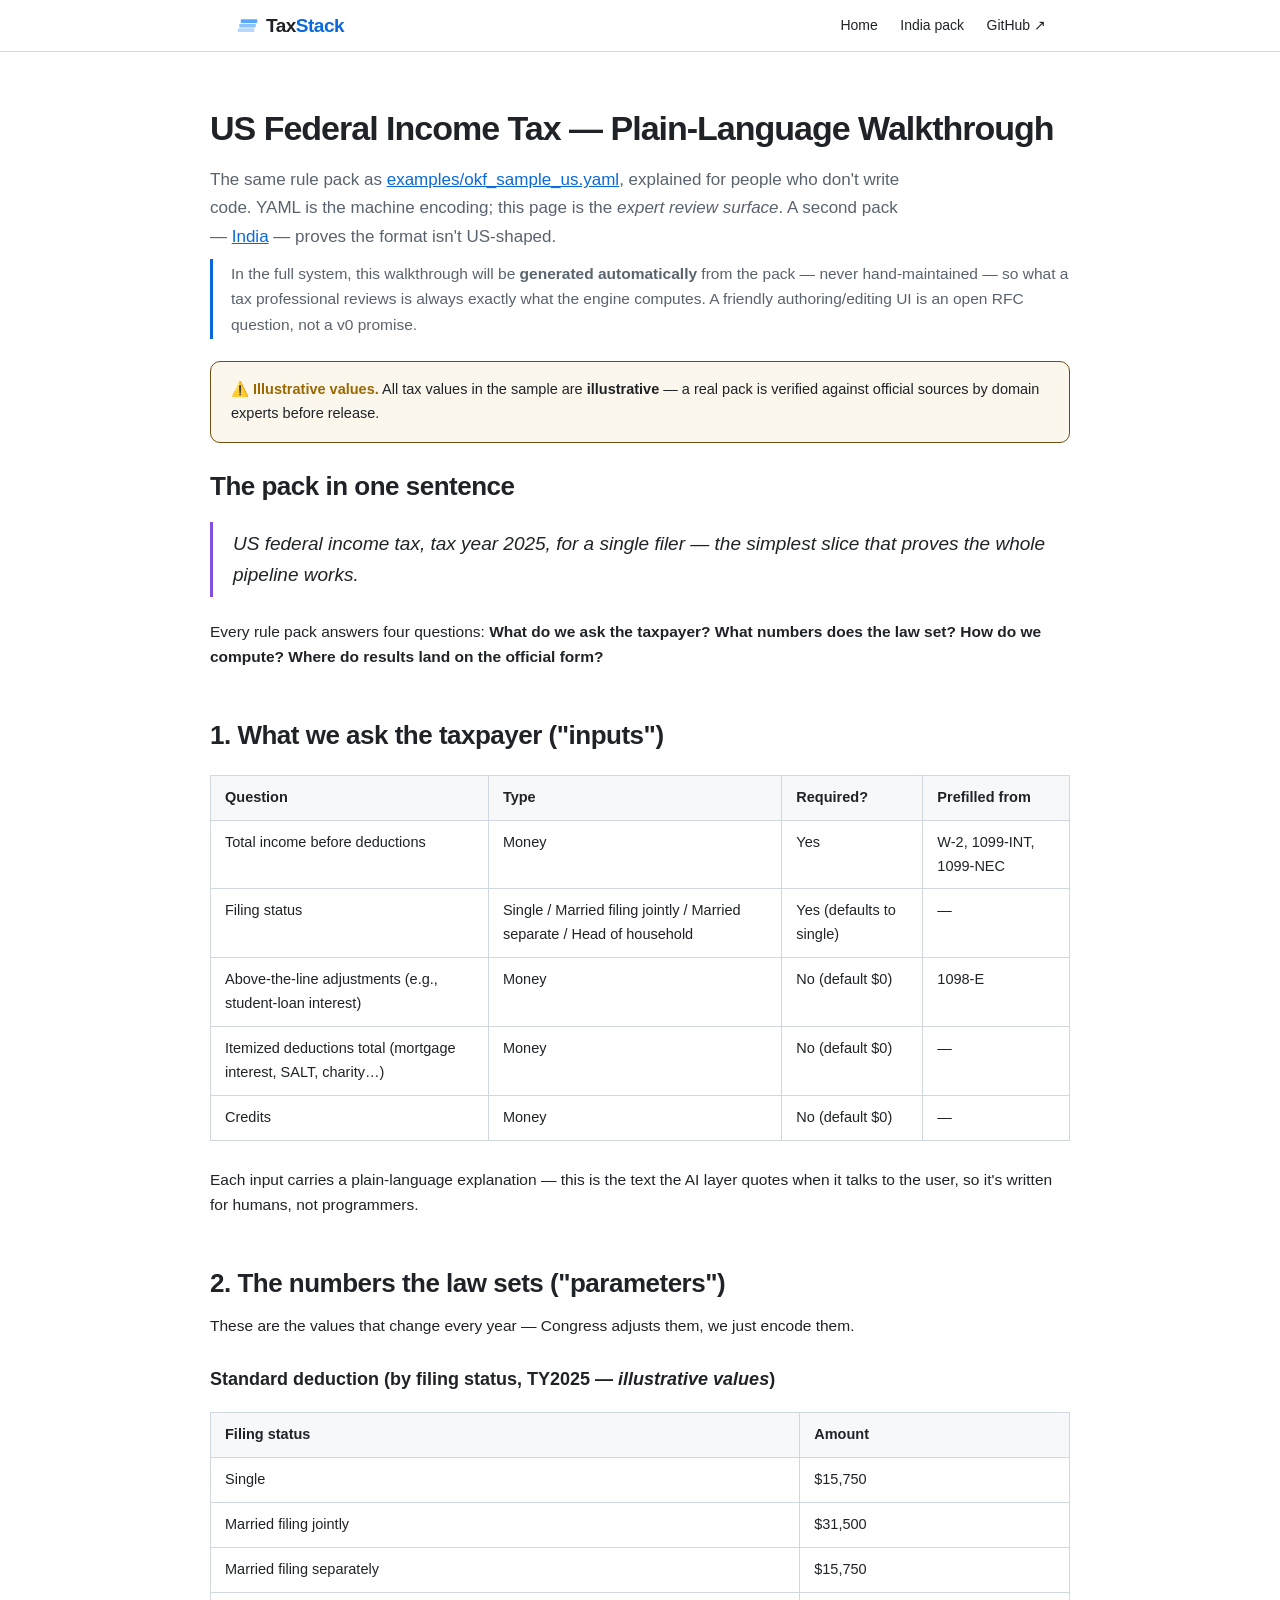
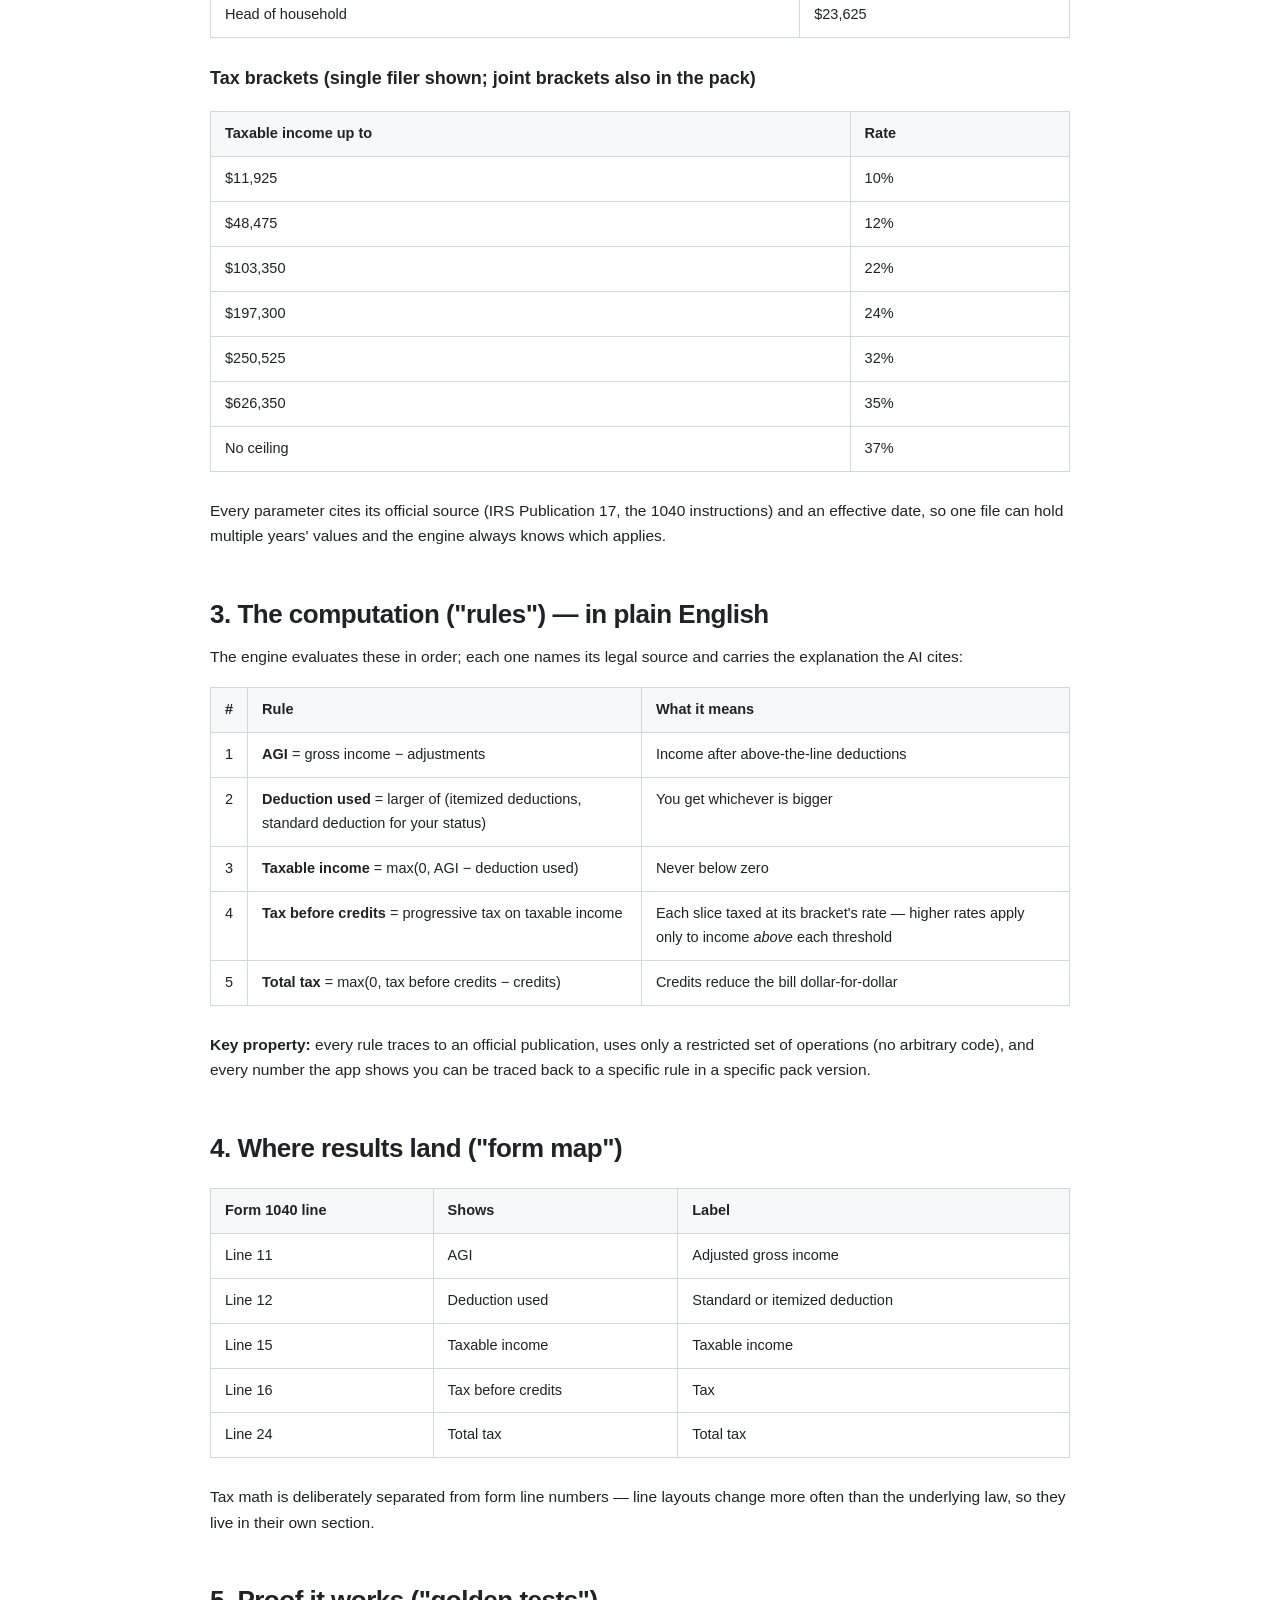
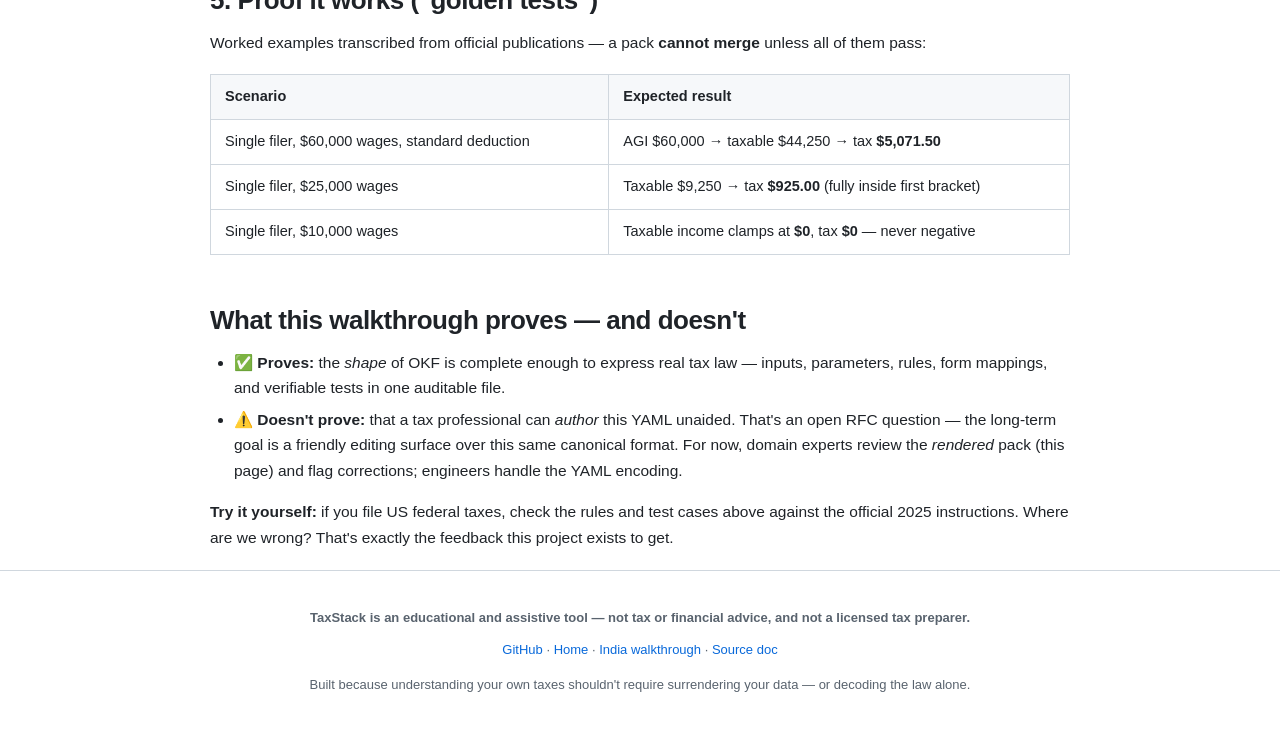
<file: walkthrough-us/index.html>
<!DOCTYPE html>
<html lang="en">
<head>
<meta charset="UTF-8">
<meta name="viewport" content="width=device-width, initial-scale=1.0">
<title>US Federal Tax Pack Walkthrough — OKF Explained | TaxStack</title>
<meta name="description" content="Plain-language walkthrough of TaxStack's US federal tax rule pack — inputs, brackets, deductions, Form 1040 mappings, and worked test cases. Tax law as open data.">
<meta name="author" content="TaxStack">
<meta name="robots" content="index, follow">
<link rel="canonical" href="https://taxstack.github.io/walkthrough-us/">
<link rel="icon" type="image/png" sizes="48x48" href="/favicon-48.png">
<link rel="icon" type="image/svg+xml" href="/favicon.svg">
<meta property="og:type" content="article">
<meta property="og:site_name" content="TaxStack">
<meta property="og:title" content="US Federal Tax Pack — Plain-Language Walkthrough">
<meta property="og:description" content="Tax law as open data: inputs, parameters, rules, form mappings, and golden tests — the complete shape of an OKF rule pack, explained without code.">
<meta property="og:url" content="https://taxstack.github.io/walkthrough-us/">
<meta property="og:image" content="https://taxstack.github.io/og-image.png">
<meta property="og:image:width" content="1200">
<meta property="og:image:height" content="630">
<meta name="twitter:card" content="summary_large_image">
<meta name="twitter:image" content="https://taxstack.github.io/og-image.png">
<script type="application/ld+json">
{
  "@context": "https://schema.org",
  "@type": "Article",
  "headline": "US Federal Tax Pack — Plain-Language Walkthrough",
  "description": "Plain-language walkthrough of TaxStack's US federal tax rule pack — inputs, brackets, deductions, Form 1040 mappings, and worked test cases.",
  "url": "https://taxstack.github.io/walkthrough-us/",
  "datePublished": "2026-11-16",
  "author": { "@id": "https://taxstack.github.io/#organization" },
  "publisher": { "@id": "https://taxstack.github.io/#organization" },
  "isPartOf": { "@type": "WebSite", "name": "TaxStack", "url": "https://taxstack.github.io/" }
}
</script>
<script type="application/ld+json">
{
  "@context": "https://schema.org",
  "@type": "BreadcrumbList",
  "itemListElement": [
    { "@type": "ListItem", "position": 1, "name": "TaxStack", "item": "https://taxstack.github.io/" },
    { "@type": "ListItem", "position": 2, "name": "US Federal Tax Pack Walkthrough", "item": "https://taxstack.github.io/walkthrough-us/" }
  ]
}
</script>
<link rel="stylesheet" href="/site.css">
</head>
<body>

<header>
  <div class="wrap" data-nosnippet="true">
    <a class="logo" href="/"><svg width="24" height="24" viewBox="0 0 64 64" fill="none" aria-hidden="true"><rect x="10" y="38" width="44" height="10" rx="2" fill="#58a6ff" opacity="0.45"/><rect x="14" y="26" width="44" height="10" rx="2" fill="#58a6ff" opacity="0.7"/><rect x="18" y="14" width="44" height="10" rx="2" fill="#58a6ff"/></svg><span>Tax<span class="stack">Stack</span></span></a>
    <nav>
      <a href="/">Home</a>
      <a href="/walkthrough-in/">India pack</a>
      <a href="https://github.com/taxstack/taxstack">GitHub ↗</a>
    </nav>
  </div>
</header>

<main class="wrap doc">
  <h1>US Federal Income Tax — Plain-Language Walkthrough</h1>
  <p class="lede">The same rule pack as <a href="https://github.com/taxstack/taxstack/blob/main/examples/okf_sample_us.yaml">examples/okf_sample_us.yaml</a>, explained for people who don't write code. YAML is the machine encoding; this page is the <em>expert review surface</em>. A second pack — <a href="/walkthrough-in/">India</a> — proves the format isn't US-shaped.</p>

  <blockquote>
    <p>In the full system, this walkthrough will be <strong>generated automatically</strong> from the pack — never hand-maintained — so what a tax professional reviews is always exactly what the engine computes. A friendly authoring/editing UI is an open RFC question, not a v0 promise.</p>
  </blockquote>

  <div class="warn">
    <b>⚠️ Illustrative values.</b> All tax values in the sample are <strong>illustrative</strong> — a real pack is verified against official sources by domain experts before release.
  </div>

  <h2>The pack in one sentence</h2>
  <p class="pullquote">US federal income tax, tax year 2025, for a single filer — the simplest slice that proves the whole pipeline works.</p>
  <p>Every rule pack answers four questions: <strong>What do we ask the taxpayer? What numbers does the law set? How do we compute? Where do results land on the official form?</strong></p>

  <h2>1. What we ask the taxpayer ("inputs")</h2>
  <table>
    <thead><tr><th>Question</th><th>Type</th><th>Required?</th><th>Prefilled from</th></tr></thead>
    <tbody>
      <tr><td>Total income before deductions</td><td>Money</td><td>Yes</td><td>W-2, 1099-INT, 1099-NEC</td></tr>
      <tr><td>Filing status</td><td>Single / Married filing jointly / Married separate / Head of household</td><td>Yes (defaults to single)</td><td>—</td></tr>
      <tr><td>Above-the-line adjustments (e.g., student-loan interest)</td><td>Money</td><td>No (default $0)</td><td>1098-E</td></tr>
      <tr><td>Itemized deductions total (mortgage interest, SALT, charity…)</td><td>Money</td><td>No (default $0)</td><td>—</td></tr>
      <tr><td>Credits</td><td>Money</td><td>No (default $0)</td><td>—</td></tr>
    </tbody>
  </table>
  <p>Each input carries a plain-language explanation — this is the text the AI layer quotes when it talks to the user, so it's written for humans, not programmers.</p>

  <h2>2. The numbers the law sets ("parameters")</h2>
  <p>These are the values that change every year — Congress adjusts them, we just encode them.</p>
  <h3>Standard deduction (by filing status, TY2025 — <em>illustrative values</em>)</h3>
  <table>
    <thead><tr><th>Filing status</th><th>Amount</th></tr></thead>
    <tbody>
      <tr><td>Single</td><td>$15,750</td></tr>
      <tr><td>Married filing jointly</td><td>$31,500</td></tr>
      <tr><td>Married filing separately</td><td>$15,750</td></tr>
      <tr><td>Head of household</td><td>$23,625</td></tr>
    </tbody>
  </table>
  <h3>Tax brackets (single filer shown; joint brackets also in the pack)</h3>
  <table>
    <thead><tr><th>Taxable income up to</th><th>Rate</th></tr></thead>
    <tbody>
      <tr><td>$11,925</td><td>10%</td></tr>
      <tr><td>$48,475</td><td>12%</td></tr>
      <tr><td>$103,350</td><td>22%</td></tr>
      <tr><td>$197,300</td><td>24%</td></tr>
      <tr><td>$250,525</td><td>32%</td></tr>
      <tr><td>$626,350</td><td>35%</td></tr>
      <tr><td>No ceiling</td><td>37%</td></tr>
    </tbody>
  </table>
  <p>Every parameter cites its official source (IRS Publication 17, the 1040 instructions) and an effective date, so one file can hold multiple years' values and the engine always knows which applies.</p>

  <h2>3. The computation ("rules") — in plain English</h2>
  <p>The engine evaluates these in order; each one names its legal source and carries the explanation the AI cites:</p>
  <table>
    <thead><tr><th>#</th><th>Rule</th><th>What it means</th></tr></thead>
    <tbody>
      <tr><td>1</td><td><strong>AGI</strong> = gross income − adjustments</td><td>Income after above-the-line deductions</td></tr>
      <tr><td>2</td><td><strong>Deduction used</strong> = larger of (itemized deductions, standard deduction for your status)</td><td>You get whichever is bigger</td></tr>
      <tr><td>3</td><td><strong>Taxable income</strong> = max(0, AGI − deduction used)</td><td>Never below zero</td></tr>
      <tr><td>4</td><td><strong>Tax before credits</strong> = progressive tax on taxable income</td><td>Each slice taxed at its bracket's rate — higher rates apply only to income <em>above</em> each threshold</td></tr>
      <tr><td>5</td><td><strong>Total tax</strong> = max(0, tax before credits − credits)</td><td>Credits reduce the bill dollar-for-dollar</td></tr>
    </tbody>
  </table>
  <p><strong>Key property:</strong> every rule traces to an official publication, uses only a restricted set of operations (no arbitrary code), and every number the app shows you can be traced back to a specific rule in a specific pack version.</p>

  <h2>4. Where results land ("form map")</h2>
  <table>
    <thead><tr><th>Form 1040 line</th><th>Shows</th><th>Label</th></tr></thead>
    <tbody>
      <tr><td>Line 11</td><td>AGI</td><td>Adjusted gross income</td></tr>
      <tr><td>Line 12</td><td>Deduction used</td><td>Standard or itemized deduction</td></tr>
      <tr><td>Line 15</td><td>Taxable income</td><td>Taxable income</td></tr>
      <tr><td>Line 16</td><td>Tax before credits</td><td>Tax</td></tr>
      <tr><td>Line 24</td><td>Total tax</td><td>Total tax</td></tr>
    </tbody>
  </table>
  <p>Tax math is deliberately separated from form line numbers — line layouts change more often than the underlying law, so they live in their own section.</p>

  <h2>5. Proof it works ("golden tests")</h2>
  <p>Worked examples transcribed from official publications — a pack <strong>cannot merge</strong> unless all of them pass:</p>
  <table>
    <thead><tr><th>Scenario</th><th>Expected result</th></tr></thead>
    <tbody>
      <tr><td>Single filer, $60,000 wages, standard deduction</td><td>AGI $60,000 → taxable $44,250 → tax <strong>$5,071.50</strong></td></tr>
      <tr><td>Single filer, $25,000 wages</td><td>Taxable $9,250 → tax <strong>$925.00</strong> (fully inside first bracket)</td></tr>
      <tr><td>Single filer, $10,000 wages</td><td>Taxable income clamps at <strong>$0</strong>, tax <strong>$0</strong> — never negative</td></tr>
    </tbody>
  </table>

  <h2>What this walkthrough proves — and doesn't</h2>
  <ul>
    <li>✅ <strong>Proves:</strong> the <em>shape</em> of OKF is complete enough to express real tax law — inputs, parameters, rules, form mappings, and verifiable tests in one auditable file.</li>
    <li>⚠️ <strong>Doesn't prove:</strong> that a tax professional can <em>author</em> this YAML unaided. That's an open RFC question — the long-term goal is a friendly editing surface over this same canonical format. For now, domain experts review the <em>rendered</em> pack (this page) and flag corrections; engineers handle the YAML encoding.</li>
  </ul>
  <p><strong>Try it yourself:</strong> if you file US federal taxes, check the rules and test cases above against the official 2025 instructions. Where are we wrong? That's exactly the feedback this project exists to get.</p>
</main>

<footer>
  <div class="wrap">
    <p><b>TaxStack is an educational and assistive tool — not tax or financial advice, and not a licensed tax preparer.</b></p>
    <p style="margin-top:10px;">
      <a href="https://github.com/taxstack/taxstack">GitHub</a> ·
      <a href="/">Home</a> ·
      <a href="/walkthrough-in/">India walkthrough</a> ·
      <a href="https://github.com/taxstack/taxstack/blob/main/docs/okf_sample_walkthrough.md">Source doc</a>
    </p>
    <p style="margin-top:14px;">Built because understanding your own taxes shouldn't require surrendering your data — or decoding the law alone.</p>
  </div>
</footer>

<script data-goatcounter="https://taxstack.goatcounter.com/count"
        async src="//gc.zgo.at/count.js"></script>
</body>
</html>
</file>
<file: site.css>
:root {
    --bg: #0d1117;
    --surface: #161b22;
    --border: #30363d;
    --text: #e6edf3;
    --muted: #8b949e;
    --accent: #58a6ff;
    --green: #3fb950;
    --orange: #d29922;
    --purple: #bc8cff;
    --header-bg: rgba(13,17,23,0.9);
  }
  @media (prefers-color-scheme: light) {
    :root {
      --bg: #ffffff;
      --surface: #f6f8fa;
      --border: #d0d7de;
      --text: #1f2328;
      --muted: #59636e;
      --accent: #0969da;
      --green: #1a7f37;
      --orange: #9a6700;
      --purple: #8250df;
      --header-bg: rgba(255,255,255,0.9);
    }
    .badge.orange { border-color: #d4a72c; }
    .badge.green { border-color: #4ac26b; }
    .badge.purple { border-color: #a371f7; }
    .callout { background: rgba(210,153,34,0.08); }
    .compare .card.bad { border-color: #d99b9b; }
    .compare .card.bad h3 { color: #cf222e; }
    .compare .card.good { border-color: #4ac26b; }
    .compare .card.good h3 { color: #1a7f37; }
    .iron { border-left-color: var(--purple); }
    .iron b { color: var(--purple); }
    .btn.primary { color: #ffffff; }
    details.faq summary::after { color: var(--accent); }
  }
  * { margin: 0; padding: 0; box-sizing: border-box; }
  html { scroll-behavior: smooth; }
  body {
    font-family: -apple-system, BlinkMacSystemFont, "Segoe UI", Helvetica, Arial, sans-serif;
    background: var(--bg);
    color: var(--text);
    line-height: 1.65;
  }
  .wrap { max-width: 860px; margin: 0 auto; padding: 0 24px; }

  header {
    position: sticky; top: 0; z-index: 10;
    background: var(--header-bg);
    backdrop-filter: blur(8px);
    border-bottom: 1px solid var(--border);
    padding: 10px 0;
  }
  header .wrap { display: flex; justify-content: space-between; align-items: center; }
  .logo { font-weight: 700; font-size: 19px; letter-spacing: -0.5px; text-decoration: none; color: var(--text); display: inline-flex; align-items: center; gap: 8px; }
  .logo svg { display: block; }
  .logo .stack { color: var(--accent); }
  nav a {
    color: var(--text); text-decoration: none; font-weight: 500;
    margin-left: 18px; font-size: 14px;
  }
  nav a:hover { color: var(--accent); }

  @media (max-width: 640px) {
    header .wrap { flex-wrap: wrap; row-gap: 6px; }
    nav { display: flex; flex-wrap: wrap; gap: 2px 14px; width: 100%; justify-content: center; padding-bottom: 4px; }
    nav a { margin-left: 0; font-size: 13px; }
    .hero { padding: 48px 0 36px; }
    .hero h1 { font-size: 32px; letter-spacing: -1px; }
    .hero p.tagline { font-size: 17px; }
    .hero .brick, .hero svg { width: 56px; height: 56px; }
    section { padding: 32px 0; }
    h2 { font-size: 23px; }
    .btn { padding: 12px 20px; font-size: 14px; }
    .grid, .roles, .packs, .compare { grid-template-columns: 1fr; }
    .compare .card.bad, .compare .card.good { order: initial; }
    footer { padding: 28px 0; }
  }

  .hero { text-align: center; padding: 48px 0 48px; }
  .hero h1 { font-size: 46px; letter-spacing: -1.5px; margin: 16px 0 14px; line-height: 1.15; }
  .hero p.tagline {
    font-size: 20px; color: var(--muted);
    max-width: 660px; margin: 0 auto 30px; font-style: italic;
  }
  .badges { display: flex; gap: 10px; justify-content: center; flex-wrap: wrap; }
  .badge {
    font-size: 12.5px; padding: 5px 12px; border-radius: 20px;
    border: 1px solid var(--border); background: var(--surface);
  }
  .badge.orange { color: var(--orange); border-color: #6e4f10; }
  .badge.green { color: var(--green); border-color: #1f6f33; }
  .badge.purple { color: var(--purple); border-color: #5b3d8f; }
  .cta { display: flex; gap: 14px; justify-content: center; margin-top: 28px; flex-wrap: wrap; }
  .btn {
    display: inline-block; padding: 13px 28px; border-radius: 8px;
    font-weight: 600; font-size: 15px; text-decoration: none;
  }
  .btn.primary { background: var(--accent); color: #0d1117; }
  .btn.ghost { border: 1px solid var(--border); color: var(--text); }
  .btn.ghost:hover { border-color: var(--accent); }

  section { padding: 40px 0; border-top: 1px solid var(--border); }
  h2 { font-size: 26px; letter-spacing: -0.5px; margin-bottom: 8px; }
  .sub { color: var(--muted); margin-bottom: 26px; max-width: 660px; font-size: 16px; }

  .prose p { margin-bottom: 12px; font-size: 15.5px; }
  .prose strong { color: var(--text); }

  .grid { display: grid; grid-template-columns: repeat(auto-fit, minmax(250px, 1fr)); gap: 16px; }
  .card {
    background: var(--surface); border: 1px solid var(--border);
    border-radius: 10px; padding: 20px;
  }
  .card .icon { font-size: 26px; margin-bottom: 10px; }
  .card h3 { font-size: 16.5px; margin-bottom: 8px; }
  .card p { font-size: 14px; color: var(--muted); }

  .compare { display: grid; grid-template-columns: 1fr 1fr; gap: 16px; margin-top: 8px; }
  @media (max-width: 640px) { .compare { grid-template-columns: 1fr; } }
  .compare .card.bad { border-color: #6e3030; }
  .compare .card.bad h3 { color: #f85149; }
  .compare .card.good { border-color: #1f6f33; }
  .compare .card.good h3 { color: var(--green); }
  .compare ul { padding-left: 18px; font-size: 14px; color: var(--muted); }
  .compare li { margin-bottom: 7px; }

  .iron {
    background: var(--surface); border: 1px solid var(--border);
    border-left: 3px solid var(--purple); border-radius: 8px;
    padding: 18px 22px; margin-bottom: 12px;
  }
  .iron b { color: var(--purple); }
  .iron p { color: var(--muted); font-size: 14.5px; margin-top: 4px; }

  .callout {
    border: 1px solid #6e4f10; background: rgba(210,153,34,0.08);
    border-radius: 10px; padding: 20px 22px; margin: 22px 0; font-size: 14.5px;
  }
  .callout b { color: var(--orange); }

  .packs { display: grid; grid-template-columns: 1fr 1fr; gap: 16px; }
  @media (max-width: 640px) { .packs { grid-template-columns: 1fr; } }
  .pack {
    background: var(--surface); border: 1px solid var(--border);
    border-radius: 10px; padding: 20px;
  }
  .pack h3 { font-size: 16.5px; margin-bottom: 8px; }
  .pack p { font-size: 14px; color: var(--muted); margin-bottom: 12px; }
  .pack a { color: var(--accent); font-size: 13.5px; text-decoration: none; margin-right: 14px; }
  .pack a:hover { text-decoration: underline; }

  .roles { display: grid; grid-template-columns: repeat(auto-fit, minmax(210px, 1fr)); gap: 16px; }
  .role { border: 1px solid var(--border); border-radius: 10px; padding: 20px 16px; text-align: center; }
  .role .emoji { font-size: 30px; }
  .role h3 { font-size: 15.5px; margin: 12px 0 8px; }
  .role p { font-size: 13.5px; color: var(--muted); }

  details.faq {
    border: 1px solid var(--border); border-radius: 10px;
    background: var(--surface); margin-bottom: 10px; overflow: hidden;
  }
  details.faq summary {
    cursor: pointer; padding: 14px 20px; font-weight: 600; font-size: 15px;
    list-style: none; display: flex; justify-content: space-between; align-items: center;
  }
  details.faq summary::after { content: "+"; color: var(--accent); font-size: 20px; font-weight: 400; }
  details.faq[open] summary::after { content: "–"; }
  details.faq .faq-body { padding: 0 20px 16px; color: var(--muted); font-size: 14.5px; }
  details.faq .faq-body p { margin-bottom: 10px; }
  details.faq .faq-body a { color: var(--accent); }

  footer {
    border-top: 1px solid var(--border); padding: 36px 0;
    color: var(--muted); font-size: 13px; text-align: center;
  }
  footer a { color: var(--accent); text-decoration: none; }

/* ---- Doc pages (walkthroughs) ---- */
.doc { padding: 48px 0 20px; }
.doc h1 { font-size: 34px; letter-spacing: -1px; margin-bottom: 10px; }
.doc .lede { color: var(--muted); font-size: 17px; max-width: 700px; margin-bottom: 8px; }
.doc h2 { margin-top: 44px; }
.doc h2:first-of-type { margin-top: 8px; }
.doc h3 { font-size: 18px; margin: 26px 0 10px; }
.doc p, .doc li { font-size: 15.5px; }
.doc ul, .doc ol { padding-left: 24px; margin: 0 0 16px; }
.doc li { margin-bottom: 6px; }
.doc a { color: var(--accent); }
.doc table { width: 100%; border-collapse: collapse; margin: 18px 0 26px; font-size: 14.5px; }
.doc th, .doc td { text-align: left; padding: 10px 14px; border: 1px solid var(--border); vertical-align: top; }
.doc th { background: var(--surface); font-weight: 600; }
.doc blockquote {
  border-left: 3px solid var(--accent); padding: 2px 0 2px 18px;
  color: var(--muted); margin: 0 0 18px; font-size: 15.5px;
}
.doc .pullquote {
  font-size: 19px; font-style: italic; color: var(--text);
  border-left: 3px solid var(--purple); padding: 6px 0 6px 20px; margin: 14px 0 22px;
}
.doc .warn {
  border: 1px solid #6e4f10; background: rgba(210,153,34,0.08);
  border-radius: 10px; padding: 16px 20px; margin: 22px 0; font-size: 14.5px;
}
.doc .warn b { color: var(--orange); }
.doc hr { border: none; border-top: 1px solid var(--border); margin: 40px 0; }
.doc code { background: var(--surface); border: 1px solid var(--border); border-radius: 4px; padding: 1px 6px; font-size: 13.5px; }
.doc .fine { font-size: 13.5px; color: var(--muted); }
@media (max-width: 640px) {
  .doc { padding: 32px 0 12px; }
  .doc h1 { font-size: 27px; }
  .doc table { font-size: 13px; }
  .doc th, .doc td { padding: 8px 10px; }
}
</file>
